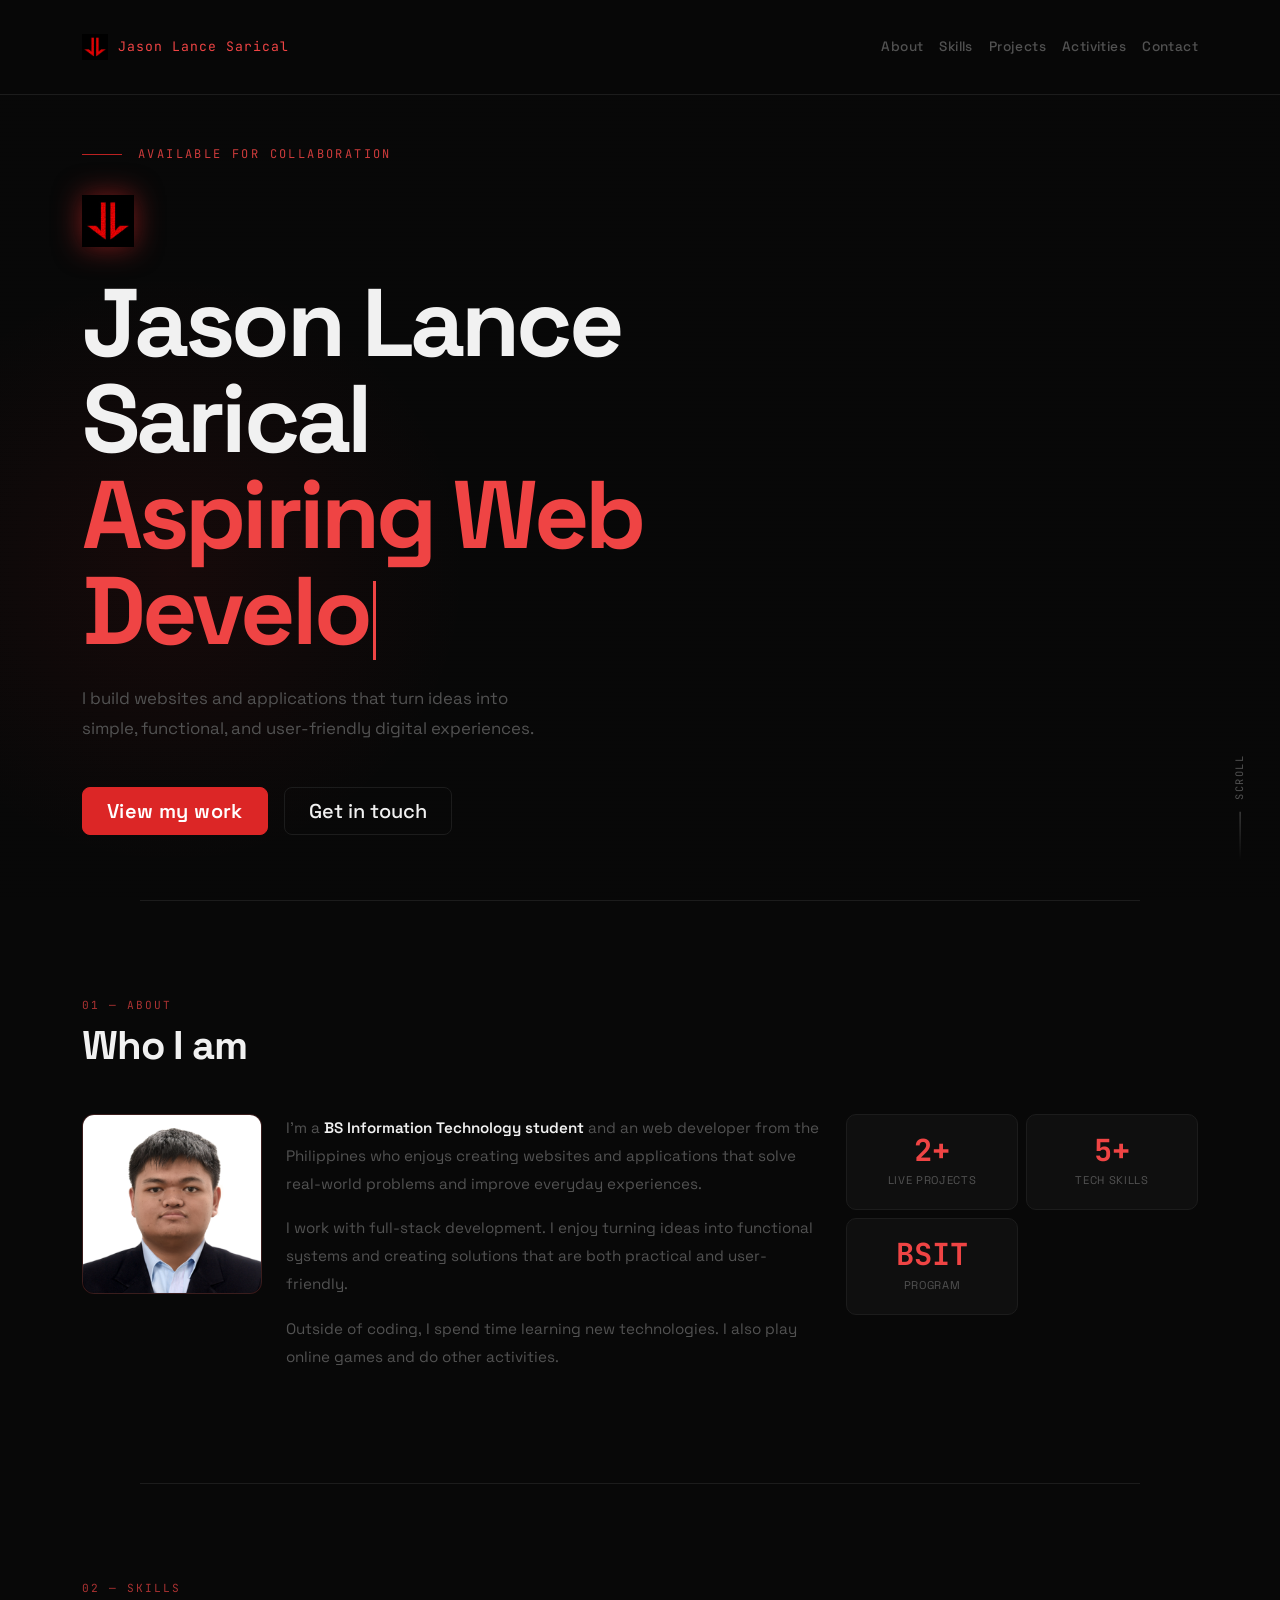
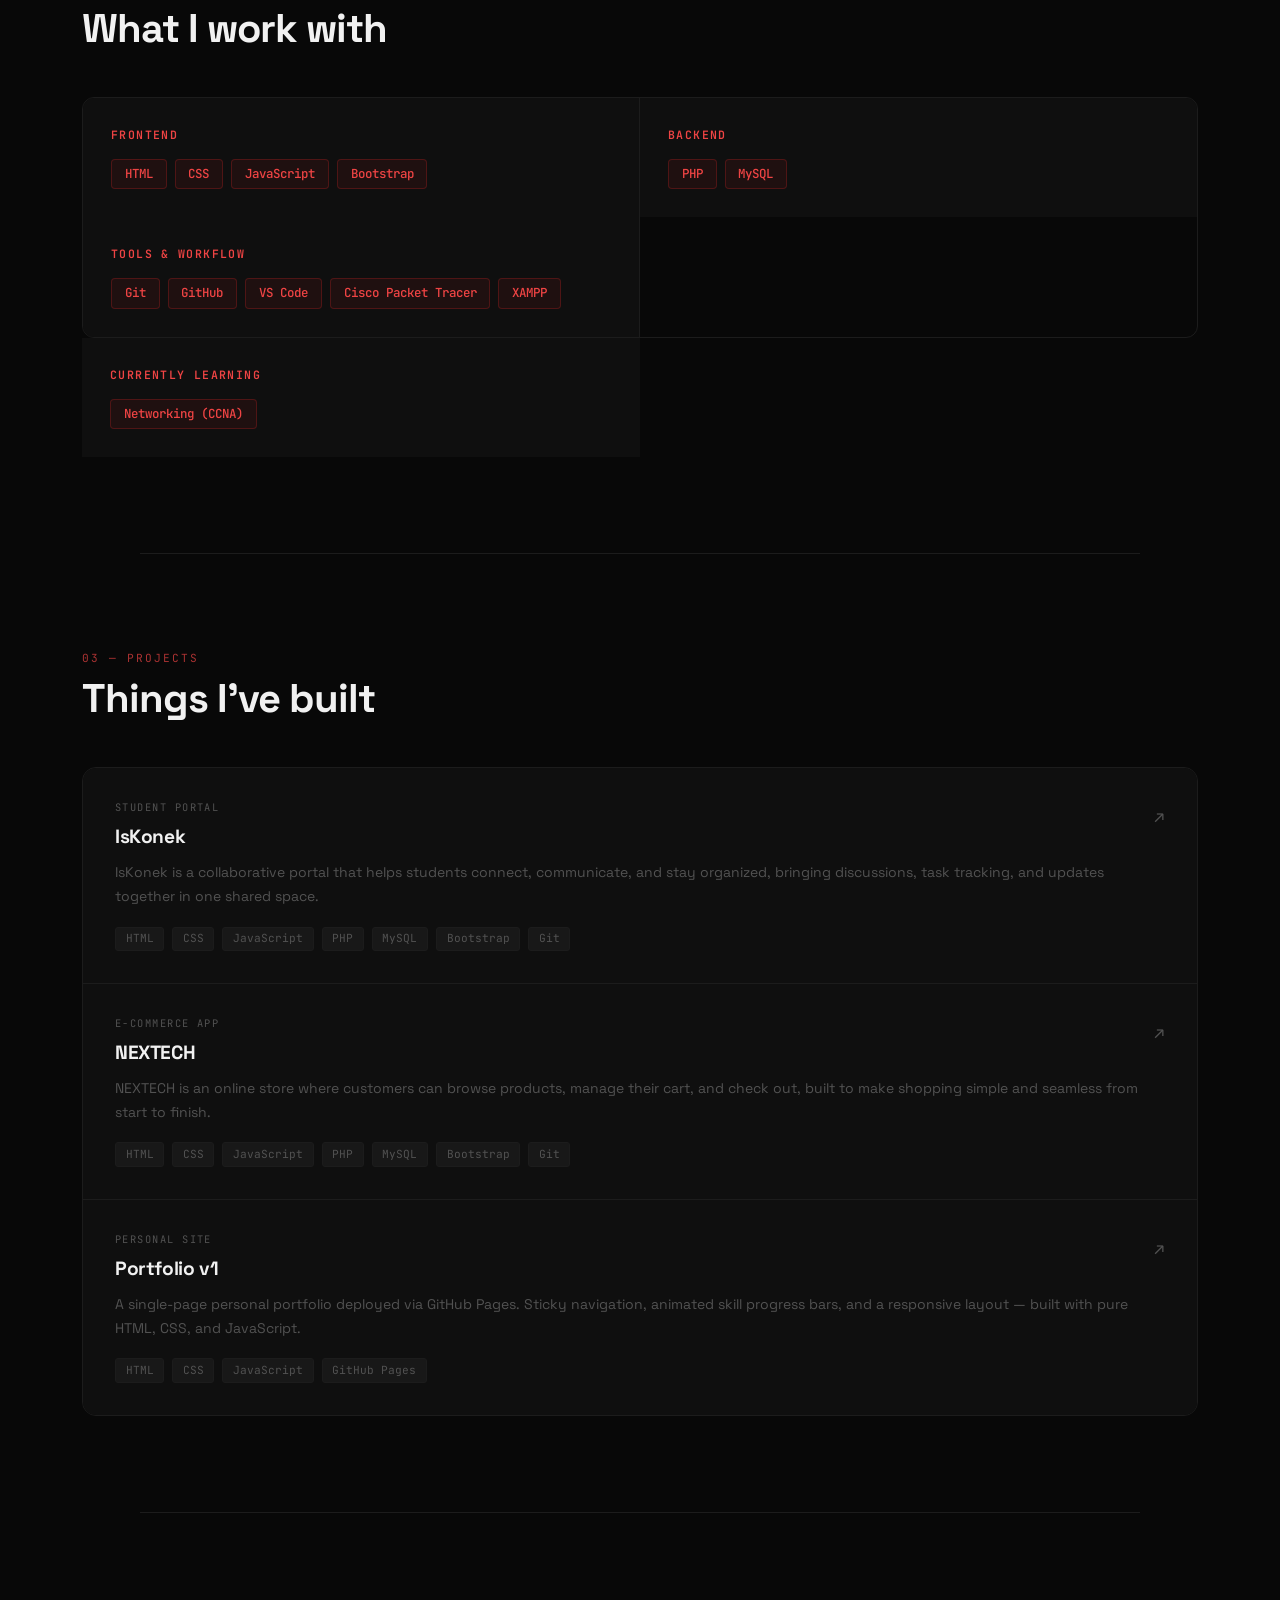
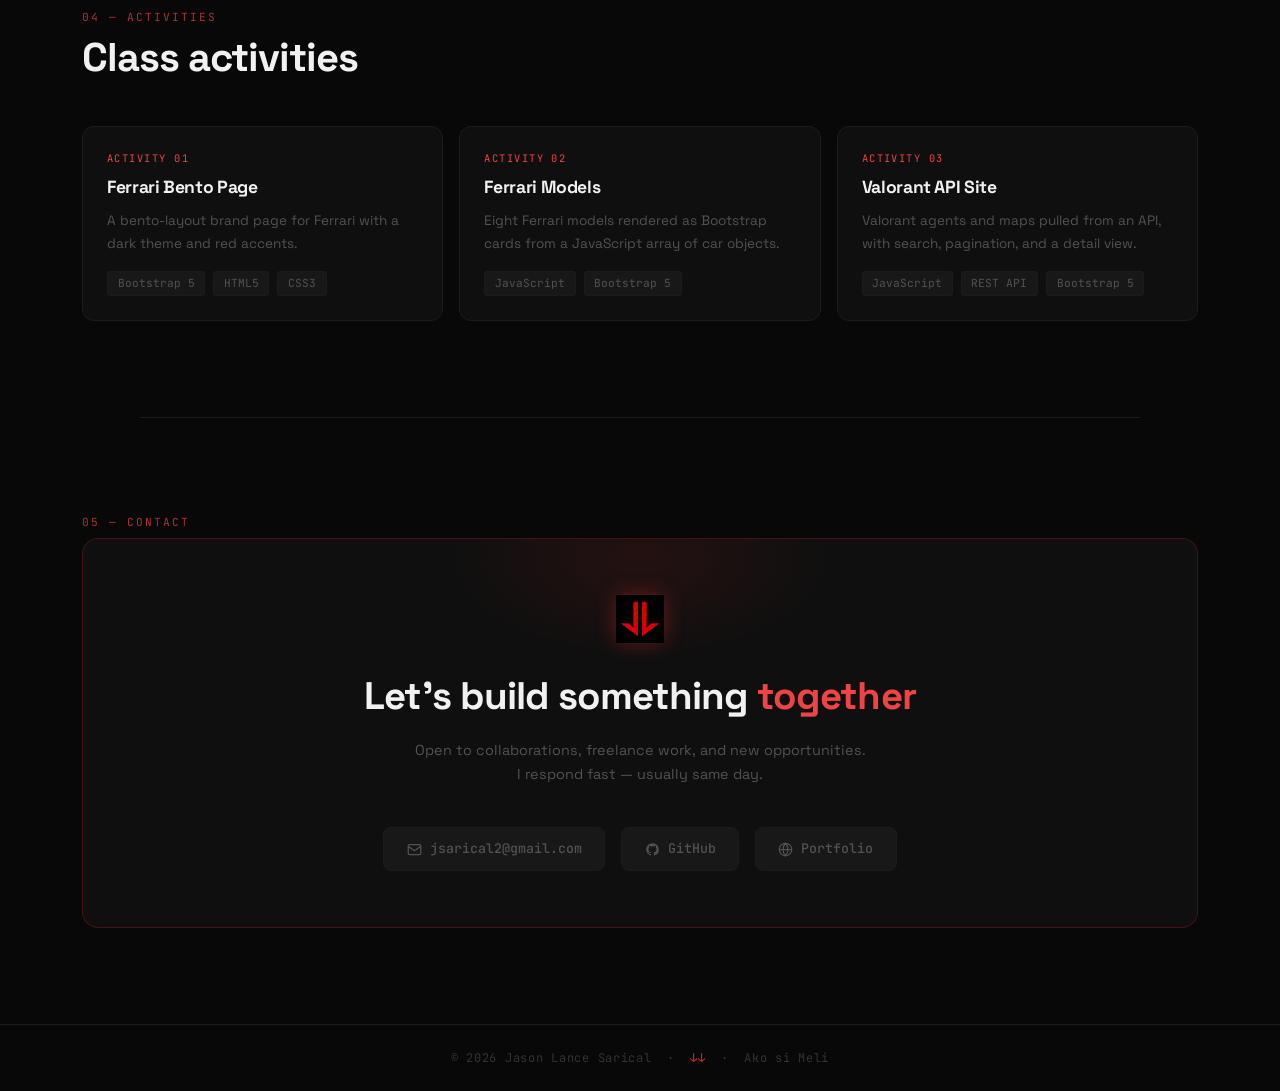
<file: index.html>
<!DOCTYPE html>
<html lang="en">
<head>
  <meta charset="UTF-8" />
  <meta name="viewport" content="width=device-width, initial-scale=1.0" />
  <title>Jason Lance Sarical</title>
  <meta name="description" content="Portfolio of Jason Lance Sarical - Web Developer and IT Student." />
  <link rel="preconnect" href="https://fonts.googleapis.com" />
  <link rel="preconnect" href="https://fonts.gstatic.com" crossorigin />
  <link href="https://fonts.googleapis.com/css2?family=Space+Grotesk:wght@300;400;500;600;700&family=JetBrains+Mono:wght@400;500&display=swap" rel="stylesheet" />
  <link href="https://cdn.jsdelivr.net/npm/bootstrap@5.3.3/dist/css/bootstrap.min.css" rel="stylesheet" />
  <link rel="stylesheet" href="portfolio.css" />
</head>
<body>

<!-- NAVBAR -->
<nav class="navbar navbar-expand-md fixed-top" id="mainNav">
  <div class="container">
    <a class="navbar-brand nav-logo" href="#hero">
      <img src="logo.png" alt="JLS" width="26" height="26" />
      <span class="nav-logo-text">Jason Lance Sarical</span>
    </a>
    <button class="navbar-toggler" type="button" data-bs-toggle="collapse" data-bs-target="#navMenu" aria-controls="navMenu" aria-expanded="false" aria-label="Toggle navigation">
      <span class="toggler-icon"></span>
      <span class="toggler-icon"></span>
      <span class="toggler-icon"></span>
    </button>
    <div class="collapse navbar-collapse justify-content-end" id="navMenu">
      <ul class="navbar-nav gap-md-3">
        <li class="nav-item"><a class="nav-link" href="#about">About</a></li>
        <li class="nav-item"><a class="nav-link" href="#skills">Skills</a></li>
        <li class="nav-item"><a class="nav-link" href="#projects">Projects</a></li>
        <li class="nav-item"><a class="nav-link" href="#activities">Activities</a></li>
        <li class="nav-item"><a class="nav-link" href="#contact">Contact</a></li>
      </ul>
    </div>
  </div>
</nav>

<!-- HERO -->
<section id="hero" class="d-flex flex-column justify-content-center min-vh-100 position-relative overflow-hidden">
  <div class="hero-glow"></div>
  <div class="hero-scanlines"></div>
  <div class="container position-relative" style="z-index:2;">
    <div class="row">
      <div class="col-12 col-lg-9">
        <div class="hero-eyebrow"><span class="hero-eyebrow-line"></span>Available for collaboration</div>
        <img src="logo.png" alt="" class="hero-logo-mark" aria-hidden="true" />
        <h1>
          <span class="name">Jason Lance<br>Sarical</span>
          <span class="role-line"><span id="role-display"></span><span class="cursor"></span></span>
        </h1>
        <p class="hero-sub">I build websites and applications that turn ideas into simple, functional, and user-friendly digital experiences.</p>
        <div class="d-flex flex-wrap gap-3">
          <a href="#projects" class="btn btn-danger btn-lg px-4">View my work</a>
          <a href="#contact" class="btn btn-outline-secondary btn-lg px-4 btn-ghost-custom">Get in touch</a>
        </div>
      </div>
    </div>
  </div>
  <div class="hero-scroll-hint d-none d-md-flex"><div class="scroll-line"></div>scroll</div>
</section>

<div class="section-divider"></div>

<!-- ABOUT -->
<section id="about" class="py-section">
  <div class="container">
    <div class="section-label">01 &mdash; About</div>
    <h2 class="section-title">Who I am</h2>
    <div class="row align-items-start g-4">
      <div class="col-12 col-md-auto">
        <div class="about-photo-wrap">
          <img src="profile.jpg" alt="Jason Lance Sarical" class="about-photo" />
        </div>
      </div>
      <div class="col-12 col-md">
        <p>I&apos;m a <strong>BS Information Technology student</strong> and an web developer from the Philippines who enjoys creating websites and applications that solve real-world problems and improve everyday experiences.</p>
        <p>I work with full-stack development. I enjoy turning ideas into functional systems and creating solutions that are both practical and user-friendly.</p>
        <p>Outside of coding, I spend time learning new technologies. I also play online games and do other activities.</p>
      </div>
      <div class="col-12 col-md-auto">
        <div class="row row-cols-2 g-2" style="min-width:200px;">
          <div class="col"><div class="stat-card"><div class="stat-number">2+</div><div class="stat-label">Live Projects</div></div></div>
          <div class="col"><div class="stat-card"><div class="stat-number">5+</div><div class="stat-label">Tech Skills</div></div></div>
          <div class="col"><div class="stat-card"><div class="stat-number">BSIT</div><div class="stat-label">Program</div></div></div>
          
        </div>
      </div>
    </div>
  </div>
</section>

<div class="section-divider"></div>

<!-- SKILLS -->
<section id="skills" class="py-section">
  <div class="container">
    <div class="section-label">02 &mdash; Skills</div>
    <h2 class="section-title">What I work with</h2>
    <div class="row g-0 skills-grid-wrap">
      <div class="col-12 col-md-6">
        <div class="skill-group">
          <div class="skill-group-title">Frontend</div>
          <div class="d-flex flex-wrap gap-2">
            <span class="tag accent">HTML</span><span class="tag accent">CSS</span><span class="tag accent">JavaScript</span><span class="tag accent">Bootstrap</span>
          </div>
        </div>
      </div>
      <div class="col-12 col-md-6">
        <div class="skill-group">
          <div class="skill-group-title">Backend</div>
          <div class="d-flex flex-wrap gap-2">
            <span class="tag accent">PHP</span><span class="tag accent">MySQL</span>
          </div>
        </div>
      </div>
      <div class="col-12 col-md-6">
        <div class="skill-group">
          <div class="skill-group-title">Tools &amp; Workflow</div>
          <div class="d-flex flex-wrap gap-2">
            <span class="tag accent">Git</span><span class="tag accent">GitHub</span><span class="tag accent">VS Code</span><span class="tag accent">Cisco Packet Tracer</span><span class="tag accent">XAMPP</span>
          </div>
          </div>
        </div>
      </div>
      <div class="col-12 col-md-6">
        <div class="skill-group">
          <div class="skill-group-title">Currently learning</div>
          <div class="d-flex flex-wrap gap-2">
            <span class="tag accent">Networking (CCNA)</span>
          </div>
        </div>
      </div>
    </div>
  </div>
</section>

<div class="section-divider"></div>

<!-- PROJECTS -->
<section id="projects" class="py-section">
  <div class="container">
    <div class="section-label">03 &mdash; Projects</div>
    <h2 class="section-title">Things I&apos;ve built</h2>
    <div class="d-flex flex-column projects-list">

      <a href="https://github.com/AlterGedorah/IsKonek" target="_blank" rel="noopener" class="project-card">
        <div class="row align-items-start g-0">
          <div class="col">
            <div class="project-label">Student Portal</div>
            <div class="project-name">IsKonek</div>
            <div class="project-desc">IsKonek is a collaborative portal that helps students connect, communicate, and stay organized, bringing discussions, task tracking, and updates together in one shared space.</div>
            <div class="d-flex flex-wrap gap-2">
              <span class="stack-tag">HTML</span><span class="stack-tag">CSS</span><span class="stack-tag">JavaScript</span><span class="stack-tag">PHP</span><span class="stack-tag">MySQL</span><span class="stack-tag">Bootstrap</span><span class="stack-tag">Git</span>
            </div>
          </div>
          <div class="col-auto project-arrow">&#8599;</div>
        </div>
      </a>

      <a href="https://github.com/eadweardly/nextech" target="_blank" rel="noopener" class="project-card">
        <div class="row align-items-start g-0">
          <div class="col">
            <div class="project-label">E-Commerce App</div>
            <div class="project-name">NEXTECH</div>
            <div class="project-desc">NEXTECH is an online store where customers can browse products, manage their cart, and check out, built to make shopping simple and seamless from start to finish.</div>
            <div class="d-flex flex-wrap gap-2">
              <span class="stack-tag">HTML</span><span class="stack-tag">CSS</span><span class="stack-tag">JavaScript</span><span class="stack-tag">PHP</span><span class="stack-tag">MySQL</span><span class="stack-tag">Bootstrap</span><span class="stack-tag">Git</span>
            </div>
          </div>
          <div class="col-auto project-arrow">&#8599;</div>
        </div>
      </a>

      <a href="https://meliqtz.github.io" target="_blank" rel="noopener" class="project-card">
        <div class="row align-items-start g-0">
          <div class="col">
            <div class="project-label">Personal Site</div>
            <div class="project-name">Portfolio v1</div>
            <div class="project-desc">A single-page personal portfolio deployed via GitHub Pages. Sticky navigation, animated skill progress bars, and a responsive layout &mdash; built with pure HTML, CSS, and JavaScript.</div>
            <div class="d-flex flex-wrap gap-2">
              <span class="stack-tag">HTML</span><span class="stack-tag">CSS</span><span class="stack-tag">JavaScript</span><span class="stack-tag">GitHub Pages</span>
            </div>
          </div>
          <div class="col-auto project-arrow">&#8599;</div>
        </div>
      </a>

    </div>
  </div>
</section>

<div class="section-divider"></div>

<!-- ACTIVITIES -->
<section id="activities" class="py-section">
  <div class="container">
    <div class="section-label">04 &mdash; Activities</div>
    <h2 class="section-title">Class activities</h2>
    <div class="row g-3">

      <div class="col-12 col-md-4">
        <a href="https://meliqtz.github.io/Acts-WebDev/activity-1/" target="_blank" rel="noopener" class="activity-card">
          <div class="activity-num">ACTIVITY 01</div>
          <div class="activity-name">Ferrari Bento Page</div>
          <div class="activity-desc">A bento-layout brand page for Ferrari with a dark theme and red accents.</div>
          <div class="d-flex flex-wrap gap-2">
            <span class="stack-tag">Bootstrap 5</span><span class="stack-tag">HTML5</span><span class="stack-tag">CSS3</span>
          </div>
        </a>
      </div>

      <div class="col-12 col-md-4">
        <a href="https://meliqtz.github.io/Acts-WebDev/activity-2/" target="_blank" rel="noopener" class="activity-card">
          <div class="activity-num">ACTIVITY 02</div>
          <div class="activity-name">Ferrari Models</div>
          <div class="activity-desc">Eight Ferrari models rendered as Bootstrap cards from a JavaScript array of car objects.</div>
          <div class="d-flex flex-wrap gap-2">
            <span class="stack-tag">JavaScript</span><span class="stack-tag">Bootstrap 5</span>
          </div>
        </a>
      </div>

      <div class="col-12 col-md-4">
        <a href="https://meliqtz.github.io/Acts-WebDev/midterm/" target="_blank" rel="noopener" class="activity-card">
          <div class="activity-num">ACTIVITY 03</div>
          <div class="activity-name">Valorant API Site</div>
          <div class="activity-desc">Valorant agents and maps pulled from an API, with search, pagination, and a detail view.</div>
          <div class="d-flex flex-wrap gap-2">
            <span class="stack-tag">JavaScript</span><span class="stack-tag">REST API</span><span class="stack-tag">Bootstrap 5</span>
          </div>
        </a>
      </div>

    </div>
  </div>
</section>

<div class="section-divider"></div>

<!-- CONTACT -->
<section id="contact" class="py-section">
  <div class="container">
    <div class="section-label">05 &mdash; Contact</div>
    <div class="contact-wrap text-center">
      <img src="logo.png" alt="JLS logo" class="contact-logo" />
      <div class="contact-cta">Let&apos;s build something <em>together</em></div>
      <p class="contact-sub">Open to collaborations, freelance work, and new opportunities.<br>I respond fast &mdash; usually same day.</p>
      <div class="d-flex justify-content-center flex-wrap gap-3">
        <a href="mailto:jsarical2@gmail.com" class="contact-link">
          <svg viewBox="0 0 24 24" fill="none" stroke="currentColor" stroke-width="2" aria-hidden="true" width="15" height="15"><rect x="2" y="4" width="20" height="16" rx="2"/><path d="m2 7 10 7 10-7"/></svg>
          jsarical2@gmail.com
        </a>
        <a href="https://github.com/Meliqtz" target="_blank" rel="noopener" class="contact-link">
          <svg viewBox="0 0 24 24" fill="currentColor" aria-hidden="true" width="15" height="15"><path d="M12 2C6.477 2 2 6.484 2 12.017c0 4.425 2.865 8.18 6.839 9.504.5.092.682-.217.682-.483 0-.237-.008-.868-.013-1.703-2.782.605-3.369-1.343-3.369-1.343-.454-1.158-1.11-1.466-1.11-1.466-.908-.62.069-.608.069-.608 1.003.07 1.531 1.032 1.531 1.032.892 1.53 2.341 1.088 2.91.832.092-.647.35-1.088.636-1.338-2.22-.253-4.555-1.113-4.555-4.951 0-1.093.39-1.988 1.029-2.688-.103-.253-.446-1.272.098-2.65 0 0 .84-.27 2.75 1.026A9.564 9.564 0 0 1 12 6.844a9.59 9.59 0 0 1 2.504.337c1.909-1.296 2.747-1.027 2.747-1.027.546 1.379.202 2.398.1 2.651.64.7 1.028 1.595 1.028 2.688 0 3.848-2.339 4.695-4.566 4.943.359.309.678.92.678 1.855 0 1.338-.012 2.419-.012 2.747 0 .268.18.58.688.482A10.02 10.02 0 0 0 22 12.017C22 6.484 17.522 2 12 2z"/></svg>
          GitHub
        </a>
        <a href="https://meliqtz.github.io" target="_blank" rel="noopener" class="contact-link">
          <svg viewBox="0 0 24 24" fill="none" stroke="currentColor" stroke-width="2" aria-hidden="true" width="15" height="15"><circle cx="12" cy="12" r="10"/><path d="M2 12h20M12 2a15.3 15.3 0 0 1 4 10 15.3 15.3 0 0 1-4 10 15.3 15.3 0 0 1-4-10 15.3 15.3 0 0 1 4-10z"/></svg>
          Portfolio
        </a>
      </div>
    </div>
  </div>
</section>

<footer class="text-center py-4 site-footer">
  <span>&copy; 2026 Jason Lance Sarical</span> &nbsp;&middot;&nbsp; <span class="red">&#8595;&#8595;</span> &nbsp;&middot;&nbsp; <span>Ako si Meli</span>
</footer>

<script src="https://cdn.jsdelivr.net/npm/bootstrap@5.3.3/dist/js/bootstrap.bundle.min.js"></script>
<script>
  const roles = ['Aspiring Web Developer','IT Student'];
  let ri=0,ci=0,deleting=false,waiting=false;
  const el = document.getElementById('role-display');
  function typeRole(){
    if(waiting) return;
    const word = roles[ri];
    if(!deleting){
      el.textContent = word.slice(0,ci+1); ci++;
      if(ci===word.length){ waiting=true; setTimeout(()=>{ waiting=false; deleting=true; typeRole(); },2000); return; }
      setTimeout(typeRole,80);
    } else {
      el.textContent = word.slice(0,ci-1); ci--;
      if(ci===0){ deleting=false; ri=(ri+1)%roles.length; setTimeout(typeRole,400); return; }
      setTimeout(typeRole,45);
    }
  }
  typeRole();
</script>
</body>
</html>
</file>
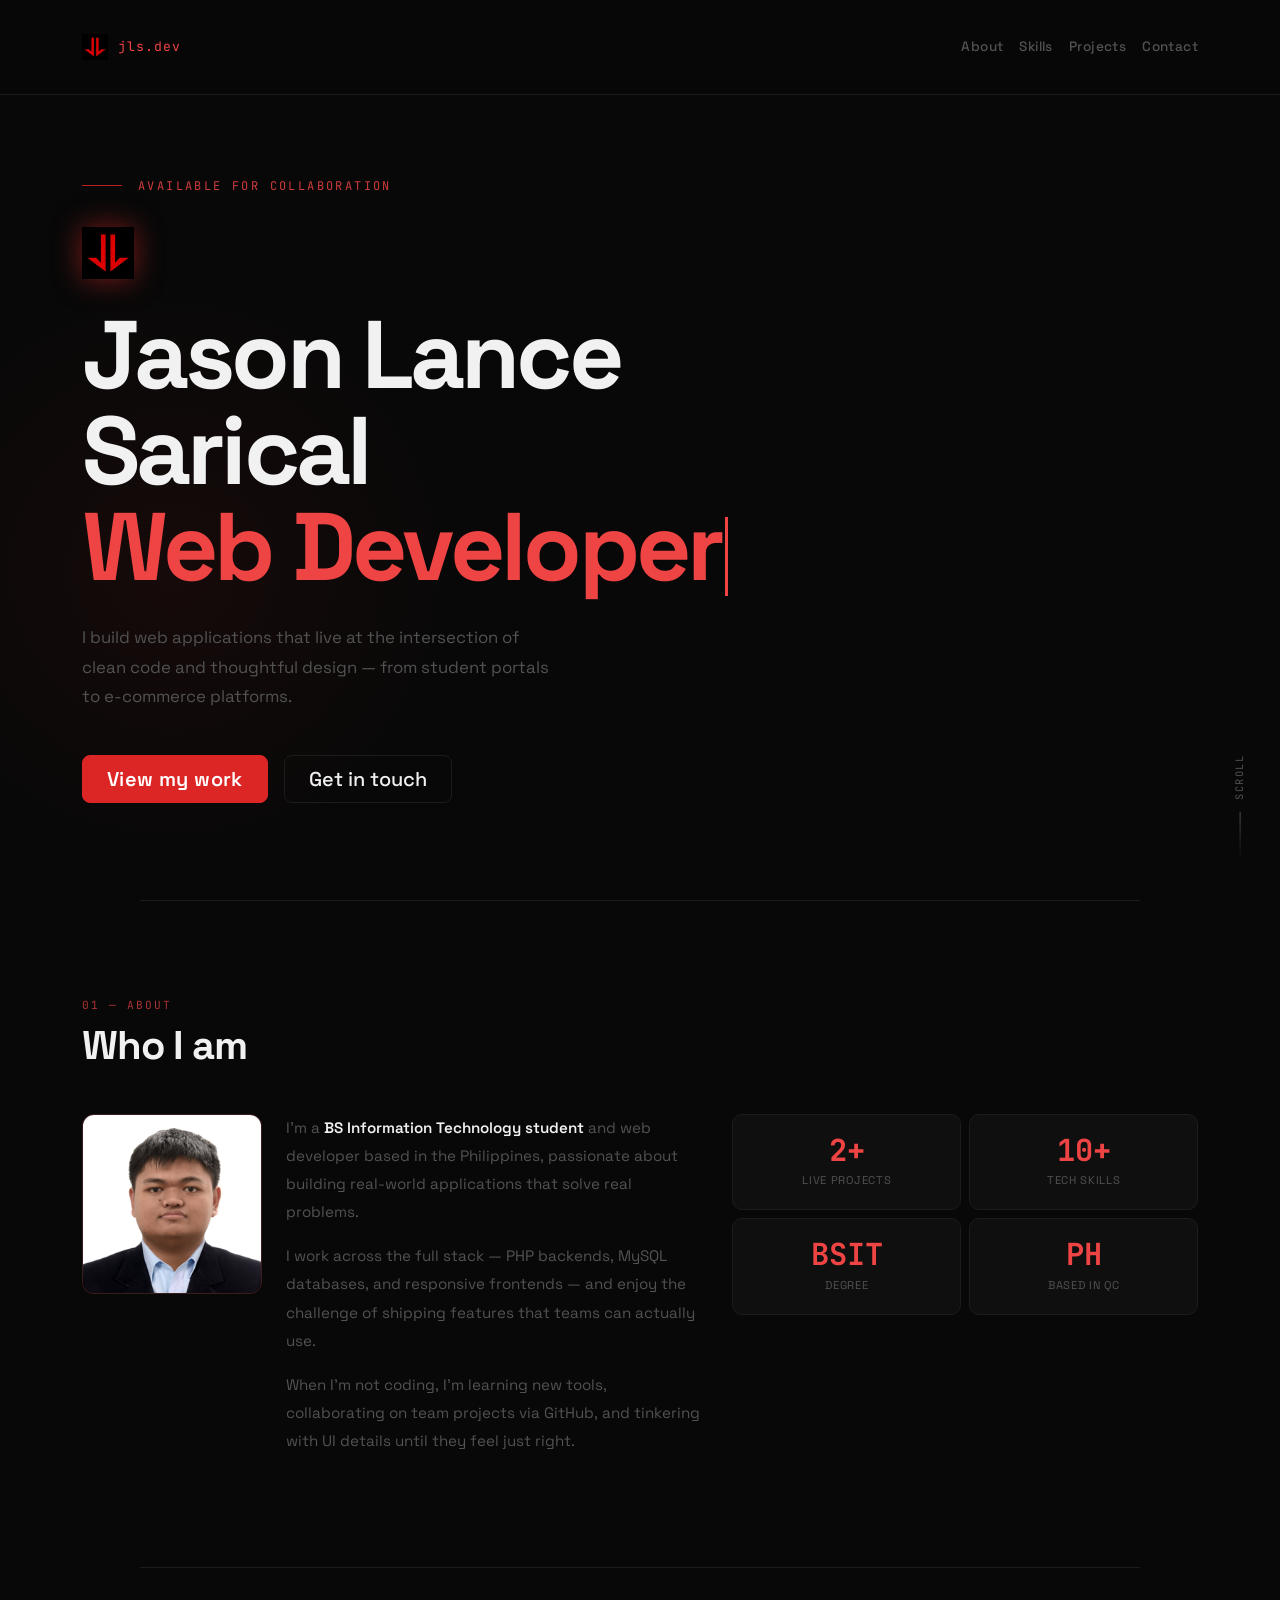
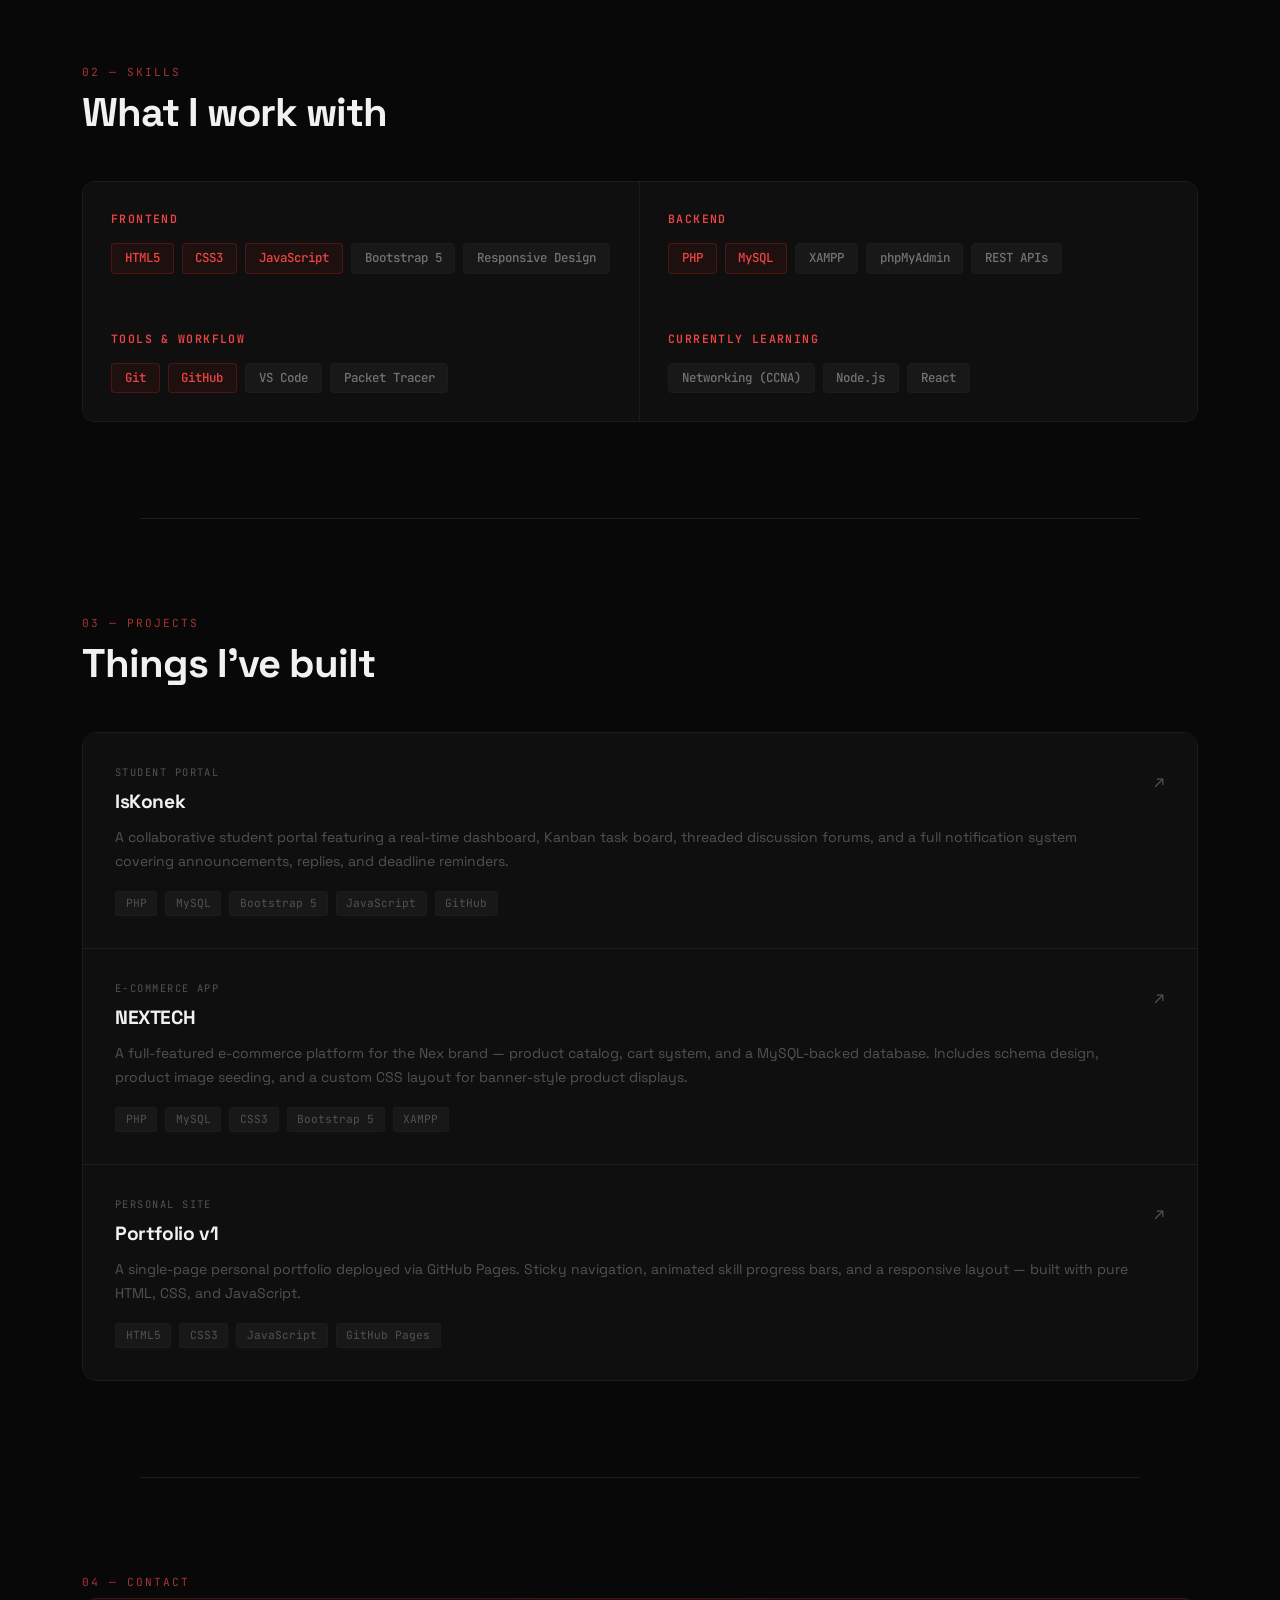
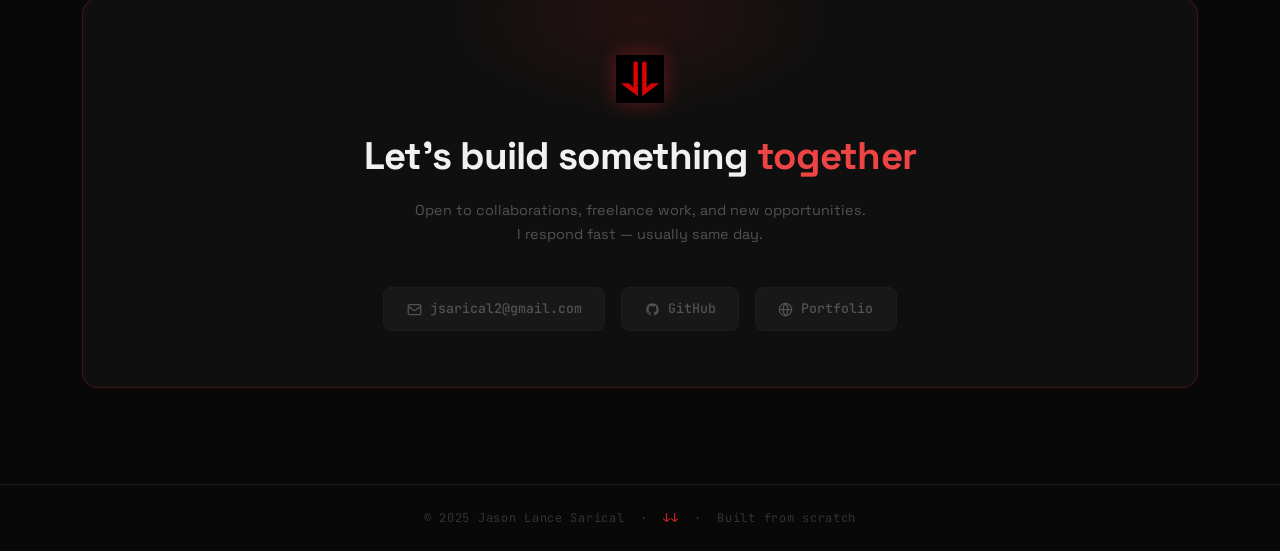
<file: portfolio.html>
<!DOCTYPE html>
<html lang="en">
<head>
  <meta charset="UTF-8" />
  <meta name="viewport" content="width=device-width, initial-scale=1.0" />
  <title>Jason Lance Sarical</title>
  <meta name="description" content="Portfolio of Jason Lance Sarical - Web Developer and IT Student." />
  <link rel="preconnect" href="https://fonts.googleapis.com" />
  <link rel="preconnect" href="https://fonts.gstatic.com" crossorigin />
  <link href="https://fonts.googleapis.com/css2?family=Space+Grotesk:wght@300;400;500;600;700&family=JetBrains+Mono:wght@400;500&display=swap" rel="stylesheet" />
  <link href="https://cdn.jsdelivr.net/npm/bootstrap@5.3.3/dist/css/bootstrap.min.css" rel="stylesheet" />
  <link rel="stylesheet" href="portfolio.css" />
</head>
<body>

<!-- NAVBAR -->
<nav class="navbar navbar-expand-md fixed-top" id="mainNav">
  <div class="container">
    <a class="navbar-brand nav-logo" href="#hero">
      <img src="logo.png" alt="JLS" width="26" height="26" />
      <span class="nav-logo-text">jls.dev</span>
    </a>
    <button class="navbar-toggler" type="button" data-bs-toggle="collapse" data-bs-target="#navMenu" aria-controls="navMenu" aria-expanded="false" aria-label="Toggle navigation">
      <span class="toggler-icon"></span>
      <span class="toggler-icon"></span>
      <span class="toggler-icon"></span>
    </button>
    <div class="collapse navbar-collapse justify-content-end" id="navMenu">
      <ul class="navbar-nav gap-md-3">
        <li class="nav-item"><a class="nav-link" href="#about">About</a></li>
        <li class="nav-item"><a class="nav-link" href="#skills">Skills</a></li>
        <li class="nav-item"><a class="nav-link" href="#projects">Projects</a></li>
        <li class="nav-item"><a class="nav-link" href="#contact">Contact</a></li>
      </ul>
    </div>
  </div>
</nav>

<!-- HERO -->
<section id="hero" class="d-flex flex-column justify-content-center min-vh-100 position-relative overflow-hidden">
  <div class="hero-glow"></div>
  <div class="hero-scanlines"></div>
  <div class="container position-relative" style="z-index:2;">
    <div class="row">
      <div class="col-12 col-lg-9">
        <div class="hero-eyebrow"><span class="hero-eyebrow-line"></span>Available for collaboration</div>
        <img src="logo.png" alt="" class="hero-logo-mark" aria-hidden="true" />
        <h1>
          <span class="name">Jason Lance<br>Sarical</span>
          <span class="role-line"><span id="role-display"></span><span class="cursor"></span></span>
        </h1>
        <p class="hero-sub">I build web applications that live at the intersection of clean code and thoughtful design &mdash; from student portals to e-commerce platforms.</p>
        <div class="d-flex flex-wrap gap-3">
          <a href="#projects" class="btn btn-danger btn-lg px-4">View my work</a>
          <a href="#contact" class="btn btn-outline-secondary btn-lg px-4 btn-ghost-custom">Get in touch</a>
        </div>
      </div>
    </div>
  </div>
  <div class="hero-scroll-hint d-none d-md-flex"><div class="scroll-line"></div>scroll</div>
</section>

<div class="section-divider"></div>

<!-- ABOUT -->
<section id="about" class="py-section">
  <div class="container">
    <div class="section-label">01 &mdash; About</div>
    <h2 class="section-title">Who I am</h2>
    <div class="row align-items-start g-4">
      <div class="col-12 col-md-auto">
        <div class="about-photo-wrap">
          <img src="profile.jpg" alt="Jason Lance Sarical" class="about-photo" />
        </div>
      </div>
      <div class="col-12 col-md">
        <p>I&apos;m a <strong>BS Information Technology student</strong> and web developer based in the Philippines, passionate about building real-world applications that solve real problems.</p>
        <p>I work across the full stack &mdash; PHP backends, MySQL databases, and responsive frontends &mdash; and enjoy the challenge of shipping features that teams can actually use.</p>
        <p>When I&apos;m not coding, I&apos;m learning new tools, collaborating on team projects via GitHub, and tinkering with UI details until they feel just right.</p>
      </div>
      <div class="col-12 col-md-auto">
        <div class="row row-cols-2 g-2" style="min-width:200px;">
          <div class="col"><div class="stat-card"><div class="stat-number">2+</div><div class="stat-label">Live Projects</div></div></div>
          <div class="col"><div class="stat-card"><div class="stat-number">10+</div><div class="stat-label">Tech Skills</div></div></div>
          <div class="col"><div class="stat-card"><div class="stat-number">BSIT</div><div class="stat-label">Degree</div></div></div>
          <div class="col"><div class="stat-card"><div class="stat-number">PH</div><div class="stat-label">Based in QC</div></div></div>
        </div>
      </div>
    </div>
  </div>
</section>

<div class="section-divider"></div>

<!-- SKILLS -->
<section id="skills" class="py-section">
  <div class="container">
    <div class="section-label">02 &mdash; Skills</div>
    <h2 class="section-title">What I work with</h2>
    <div class="row g-0 skills-grid-wrap">
      <div class="col-12 col-md-6">
        <div class="skill-group">
          <div class="skill-group-title">Frontend</div>
          <div class="d-flex flex-wrap gap-2">
            <span class="tag accent">HTML5</span><span class="tag accent">CSS3</span><span class="tag accent">JavaScript</span><span class="tag">Bootstrap 5</span><span class="tag">Responsive Design</span>
          </div>
        </div>
      </div>
      <div class="col-12 col-md-6">
        <div class="skill-group">
          <div class="skill-group-title">Backend</div>
          <div class="d-flex flex-wrap gap-2">
            <span class="tag accent">PHP</span><span class="tag accent">MySQL</span><span class="tag">XAMPP</span><span class="tag">phpMyAdmin</span><span class="tag">REST APIs</span>
          </div>
        </div>
      </div>
      <div class="col-12 col-md-6">
        <div class="skill-group">
          <div class="skill-group-title">Tools &amp; Workflow</div>
          <div class="d-flex flex-wrap gap-2">
            <span class="tag accent">Git</span><span class="tag accent">GitHub</span><span class="tag">VS Code</span><span class="tag">Packet Tracer</span>
          </div>
        </div>
      </div>
      <div class="col-12 col-md-6">
        <div class="skill-group">
          <div class="skill-group-title">Currently learning</div>
          <div class="d-flex flex-wrap gap-2">
            <span class="tag">Networking (CCNA)</span><span class="tag">Node.js</span><span class="tag">React</span>
          </div>
        </div>
      </div>
    </div>
  </div>
</section>

<div class="section-divider"></div>

<!-- PROJECTS -->
<section id="projects" class="py-section">
  <div class="container">
    <div class="section-label">03 &mdash; Projects</div>
    <h2 class="section-title">Things I&apos;ve built</h2>
    <div class="d-flex flex-column projects-list">

      <a href="https://github.com/AlterGedorah/IsKonek" target="_blank" rel="noopener" class="project-card">
        <div class="row align-items-start g-0">
          <div class="col">
            <div class="project-label">Student Portal</div>
            <div class="project-name">IsKonek</div>
            <div class="project-desc">A collaborative student portal featuring a real-time dashboard, Kanban task board, threaded discussion forums, and a full notification system covering announcements, replies, and deadline reminders.</div>
            <div class="d-flex flex-wrap gap-2">
              <span class="stack-tag">PHP</span><span class="stack-tag">MySQL</span><span class="stack-tag">Bootstrap 5</span><span class="stack-tag">JavaScript</span><span class="stack-tag">GitHub</span>
            </div>
          </div>
          <div class="col-auto project-arrow">&#8599;</div>
        </div>
      </a>

      <a href="https://github.com/Meliqtz/NEXTECH" target="_blank" rel="noopener" class="project-card">
        <div class="row align-items-start g-0">
          <div class="col">
            <div class="project-label">E-Commerce App</div>
            <div class="project-name">NEXTECH</div>
            <div class="project-desc">A full-featured e-commerce platform for the Nex brand &mdash; product catalog, cart system, and a MySQL-backed database. Includes schema design, product image seeding, and a custom CSS layout for banner-style product displays.</div>
            <div class="d-flex flex-wrap gap-2">
              <span class="stack-tag">PHP</span><span class="stack-tag">MySQL</span><span class="stack-tag">CSS3</span><span class="stack-tag">Bootstrap 5</span><span class="stack-tag">XAMPP</span>
            </div>
          </div>
          <div class="col-auto project-arrow">&#8599;</div>
        </div>
      </a>

      <a href="https://meliqtz.github.io" target="_blank" rel="noopener" class="project-card">
        <div class="row align-items-start g-0">
          <div class="col">
            <div class="project-label">Personal Site</div>
            <div class="project-name">Portfolio v1</div>
            <div class="project-desc">A single-page personal portfolio deployed via GitHub Pages. Sticky navigation, animated skill progress bars, and a responsive layout &mdash; built with pure HTML, CSS, and JavaScript.</div>
            <div class="d-flex flex-wrap gap-2">
              <span class="stack-tag">HTML5</span><span class="stack-tag">CSS3</span><span class="stack-tag">JavaScript</span><span class="stack-tag">GitHub Pages</span>
            </div>
          </div>
          <div class="col-auto project-arrow">&#8599;</div>
        </div>
      </a>

    </div>
  </div>
</section>

<div class="section-divider"></div>

<!-- CONTACT -->
<section id="contact" class="py-section">
  <div class="container">
    <div class="section-label">04 &mdash; Contact</div>
    <div class="contact-wrap text-center">
      <img src="logo.png" alt="JLS logo" class="contact-logo" />
      <div class="contact-cta">Let&apos;s build something <em>together</em></div>
      <p class="contact-sub">Open to collaborations, freelance work, and new opportunities.<br>I respond fast &mdash; usually same day.</p>
      <div class="d-flex justify-content-center flex-wrap gap-3">
        <a href="mailto:jsarical2@gmail.com" class="contact-link">
          <svg viewBox="0 0 24 24" fill="none" stroke="currentColor" stroke-width="2" aria-hidden="true" width="15" height="15"><rect x="2" y="4" width="20" height="16" rx="2"/><path d="m2 7 10 7 10-7"/></svg>
          jsarical2@gmail.com
        </a>
        <a href="https://github.com/Meliqtz" target="_blank" rel="noopener" class="contact-link">
          <svg viewBox="0 0 24 24" fill="currentColor" aria-hidden="true" width="15" height="15"><path d="M12 2C6.477 2 2 6.484 2 12.017c0 4.425 2.865 8.18 6.839 9.504.5.092.682-.217.682-.483 0-.237-.008-.868-.013-1.703-2.782.605-3.369-1.343-3.369-1.343-.454-1.158-1.11-1.466-1.11-1.466-.908-.62.069-.608.069-.608 1.003.07 1.531 1.032 1.531 1.032.892 1.53 2.341 1.088 2.91.832.092-.647.35-1.088.636-1.338-2.22-.253-4.555-1.113-4.555-4.951 0-1.093.39-1.988 1.029-2.688-.103-.253-.446-1.272.098-2.65 0 0 .84-.27 2.75 1.026A9.564 9.564 0 0 1 12 6.844a9.59 9.59 0 0 1 2.504.337c1.909-1.296 2.747-1.027 2.747-1.027.546 1.379.202 2.398.1 2.651.64.7 1.028 1.595 1.028 2.688 0 3.848-2.339 4.695-4.566 4.943.359.309.678.92.678 1.855 0 1.338-.012 2.419-.012 2.747 0 .268.18.58.688.482A10.02 10.02 0 0 0 22 12.017C22 6.484 17.522 2 12 2z"/></svg>
          GitHub
        </a>
        <a href="https://meliqtz.github.io" target="_blank" rel="noopener" class="contact-link">
          <svg viewBox="0 0 24 24" fill="none" stroke="currentColor" stroke-width="2" aria-hidden="true" width="15" height="15"><circle cx="12" cy="12" r="10"/><path d="M2 12h20M12 2a15.3 15.3 0 0 1 4 10 15.3 15.3 0 0 1-4 10 15.3 15.3 0 0 1-4-10 15.3 15.3 0 0 1 4-10z"/></svg>
          Portfolio
        </a>
      </div>
    </div>
  </div>
</section>

<footer class="text-center py-4 site-footer">
  <span>&copy; 2025 Jason Lance Sarical</span> &nbsp;&middot;&nbsp; <span class="red">&#8595;&#8595;</span> &nbsp;&middot;&nbsp; <span>Built from scratch</span>
</footer>

<script src="https://cdn.jsdelivr.net/npm/bootstrap@5.3.3/dist/js/bootstrap.bundle.min.js"></script>
<script>
  const roles = ['Web Developer','IT Student'];
  let ri=0,ci=0,deleting=false,waiting=false;
  const el = document.getElementById('role-display');
  function typeRole(){
    if(waiting) return;
    const word = roles[ri];
    if(!deleting){
      el.textContent = word.slice(0,ci+1); ci++;
      if(ci===word.length){ waiting=true; setTimeout(()=>{ waiting=false; deleting=true; typeRole(); },2000); return; }
      setTimeout(typeRole,80);
    } else {
      el.textContent = word.slice(0,ci-1); ci--;
      if(ci===0){ deleting=false; ri=(ri+1)%roles.length; setTimeout(typeRole,400); return; }
      setTimeout(typeRole,45);
    }
  }
  typeRole();
</script>
</body>
</html>
</file>
<file: portfolio.css>
:root {
  --bg: #080808;
  --surface: #0f0f0f;
  --surface2: #181818;
  --red: #dc2626;
  --red-light: #ef4444;
  --red-dim: #7f1d1d;
  --text: #f1f1f1;
  --muted: #525252;
  --border: #1c1c1c;
  --border-red: rgba(220, 38, 38, 0.25);
}

/* ── BASE ── */
html { scroll-behavior: smooth; }
body {
  font-family: 'Space Grotesk', sans-serif;
  background: var(--bg);
  color: var(--text);
  overflow-x: hidden;
}
p { color: var(--muted); line-height: 1.85; font-size: 0.95rem; margin-bottom: 1rem; }
p strong { color: var(--text); font-weight: 600; }

.py-section { padding: 6rem 0; }
.section-label {
  font-family: 'JetBrains Mono', monospace;
  font-size: 0.7rem;
  color: var(--red-light);
  letter-spacing: 0.18em;
  text-transform: uppercase;
  margin-bottom: 0.5rem;
  opacity: 0.7;
}
h2.section-title {
  font-size: clamp(1.7rem, 4vw, 2.5rem);
  font-weight: 700;
  letter-spacing: -0.025em;
  margin-bottom: 2.75rem;
  color: var(--text);
}
.section-divider {
  height: 1px;
  background: var(--border);
  max-width: 1000px;
  margin: 0 auto;
}

/* ── NAVBAR ── */
#mainNav {
  background: rgba(8, 8, 8, 0.92);
  backdrop-filter: blur(16px);
  -webkit-backdrop-filter: blur(16px);
  border-bottom: 1px solid var(--border);
  padding: 0.9rem 0;
}
.nav-logo {
  display: flex;
  align-items: center;
  gap: 0.6rem;
  text-decoration: none;
}
.nav-logo img { object-fit: contain; }
.nav-logo-text {
  font-family: 'JetBrains Mono', monospace;
  font-size: 0.82rem;
  color: var(--red-light);
  letter-spacing: 0.08em;
}
#mainNav .nav-link {
  color: var(--muted);
  font-size: 0.85rem;
  font-weight: 500;
  letter-spacing: 0.03em;
  transition: color 0.2s;
  padding: 0.4rem 0;
}
#mainNav .nav-link:hover { color: var(--text); }

/* Hamburger custom lines */
.navbar-toggler {
  border: 1px solid var(--border);
  padding: 0.4rem 0.6rem;
  display: flex;
  flex-direction: column;
  gap: 4px;
  background: transparent;
}
.navbar-toggler:focus { box-shadow: none; }
.toggler-icon {
  display: block;
  width: 20px;
  height: 2px;
  background: var(--muted);
  border-radius: 2px;
  transition: background 0.2s;
}
.navbar-toggler:hover .toggler-icon { background: var(--red-light); }

/* Mobile nav dropdown */
#navMenu {
  background: rgba(8, 8, 8, 0.97);
  padding: 1rem 0;
}
@media (max-width: 767px) {
  #navMenu .nav-link { padding: 0.6rem 0; font-size: 1rem; }
}

/* ── HERO ── */
#hero { padding-top: 5rem; }
.hero-glow {
  position: absolute;
  top: 30%; left: -10%;
  width: 600px; height: 600px;
  background: radial-gradient(circle, rgba(220,38,38,0.07) 0%, transparent 70%);
  z-index: 1; pointer-events: none;
}
.hero-scanlines {
  position: absolute; inset: 0;
  background-image: repeating-linear-gradient(0deg, transparent, transparent 3px, rgba(0,0,0,0.18) 3px, rgba(0,0,0,0.18) 4px);
  z-index: 1; pointer-events: none; opacity: 0.4;
}
.hero-eyebrow {
  font-family: 'JetBrains Mono', monospace;
  font-size: 0.75rem;
  color: var(--red-light);
  letter-spacing: 0.2em;
  text-transform: uppercase;
  margin-bottom: 2rem;
  display: flex;
  align-items: center;
  gap: 1rem;
  opacity: 0.85;
}
.hero-eyebrow-line { width: 2.5rem; height: 1px; background: var(--red); flex-shrink: 0; }
.hero-logo-mark {
  display: block;
  width: 52px; height: 52px;
  object-fit: contain;
  margin-bottom: 1.75rem;
  filter: drop-shadow(0 0 14px rgba(220,38,38,0.55));
}
h1 {
  font-size: clamp(3rem, 7.5vw, 6rem);
  font-weight: 700;
  line-height: 1.0;
  letter-spacing: -0.04em;
  margin-bottom: 1.5rem;
}
h1 .name { color: var(--text); display: block; }
h1 .role-line { display: block; color: var(--red-light); min-height: 1.05em; }
.cursor {
  display: inline-block;
  width: 3px; height: 0.82em;
  background: var(--red-light);
  vertical-align: middle;
  margin-left: 4px;
  animation: blink 1s step-end infinite;
}
@keyframes blink { 0%,100% { opacity:1; } 50% { opacity:0; } }
.hero-sub {
  font-size: 1.05rem;
  color: var(--muted);
  max-width: 480px;
  line-height: 1.75;
  margin-bottom: 2.75rem;
  font-weight: 400;
}

/* Override Bootstrap btn-danger to match our red */
.btn-danger {
  background-color: var(--red);
  border-color: var(--red);
  font-family: 'Space Grotesk', sans-serif;
  font-weight: 600;
  letter-spacing: 0.02em;
  transition: background 0.2s, transform 0.15s;
}
.btn-danger:hover { background-color: var(--red-light); border-color: var(--red-light); transform: translateY(-2px); }
.btn-ghost-custom {
  color: var(--text);
  border-color: var(--border);
  font-family: 'Space Grotesk', sans-serif;
  font-weight: 500;
}
.btn-ghost-custom:hover { border-color: var(--red-light); color: var(--red-light); transform: translateY(-2px); }

.hero-scroll-hint {
  position: absolute;
  bottom: 2.5rem; right: 2rem;
  font-family: 'JetBrains Mono', monospace;
  font-size: 0.65rem;
  color: var(--muted);
  letter-spacing: 0.14em;
  text-transform: uppercase;
  display: flex;
  align-items: center;
  gap: 0.75rem;
  z-index: 2;
  writing-mode: vertical-rl;
  transform: rotate(180deg);
}
.scroll-line { width: 1px; height: 3rem; background: linear-gradient(to top, var(--muted), transparent); }

/* ── ABOUT ── */
.about-photo-wrap { position: relative; flex-shrink: 0; }
.about-photo {
  width: 180px; height: 180px;
  object-fit: cover;
  object-position: center top;
  border-radius: 12px;
  display: block;
  border: 1px solid var(--border);
  filter: grayscale(20%);
  transition: filter 0.3s;
}
.about-photo-wrap:hover .about-photo { filter: grayscale(0%); }
.about-photo-wrap::after {
  content: '';
  position: absolute; inset: 0;
  border-radius: 12px;
  box-shadow: inset 0 0 0 1px rgba(220,38,38,0.15);
  pointer-events: none;
}
.stat-card {
  background: var(--surface);
  border: 1px solid var(--border);
  border-radius: 10px;
  padding: 1.25rem 1rem;
  text-align: center;
  transition: border-color 0.2s;
}
.stat-card:hover { border-color: var(--border-red); }
.stat-number {
  font-size: 1.9rem; font-weight: 700;
  color: var(--red-light);
  font-family: 'JetBrains Mono', monospace;
  line-height: 1;
}
.stat-label {
  font-size: 0.7rem; color: var(--muted);
  margin-top: 0.45rem;
  letter-spacing: 0.06em;
  text-transform: uppercase;
}

/* ── SKILLS ── */
.skills-grid-wrap {
  border: 1px solid var(--border);
  border-radius: 12px;
  overflow: hidden;
}
.skill-group {
  background: var(--surface);
  padding: 1.75rem;
  border-bottom: 1px solid var(--border);
}
.skill-group:last-child { border-bottom: none; }
@media (min-width: 768px) {
  .skills-grid-wrap .col-md-6:nth-child(odd) .skill-group { border-right: 1px solid var(--border); }
  .skills-grid-wrap .col-md-6:nth-last-child(-n+2) .skill-group { border-bottom: none; }
}
.skill-group-title {
  font-size: 0.72rem; font-weight: 600;
  color: var(--red-light);
  letter-spacing: 0.12em;
  text-transform: uppercase;
  margin-bottom: 1rem;
  font-family: 'JetBrains Mono', monospace;
}
.tag {
  padding: 0.3rem 0.8rem;
  border-radius: 4px;
  font-size: 0.78rem;
  font-weight: 500;
  border: 1px solid var(--border);
  background: var(--surface2);
  color: #737373;
  font-family: 'JetBrains Mono', monospace;
  display: inline-block;
}
.tag.accent {
  border-color: var(--border-red);
  background: rgba(220,38,38,0.08);
  color: var(--red-light);
}

/* ── PROJECTS ── */
.projects-list {
  border: 1px solid var(--border);
  border-radius: 14px;
  overflow: hidden;
  gap: 0 !important;
}
.project-card {
  background: var(--surface);
  padding: 2rem;
  text-decoration: none;
  transition: background 0.2s;
  position: relative;
  border-bottom: 1px solid var(--border);
  display: block;
}
.project-card:last-child { border-bottom: none; }
.project-card::before {
  content: '';
  position: absolute; left: 0; top: 0; bottom: 0;
  width: 2px;
  background: transparent;
  transition: background 0.2s;
}
.project-card:hover { background: #111; }
.project-card:hover::before { background: var(--red); }
.project-label {
  font-family: 'JetBrains Mono', monospace;
  font-size: 0.65rem; color: var(--muted);
  letter-spacing: 0.14em; text-transform: uppercase;
  margin-bottom: 0.45rem;
}
.project-name {
  font-size: 1.2rem; font-weight: 700;
  color: var(--text);
  margin-bottom: 0.6rem;
  letter-spacing: -0.02em;
}
.project-desc {
  font-size: 0.875rem; color: var(--muted);
  line-height: 1.7; margin-bottom: 1.1rem;
}
.stack-tag {
  padding: 0.18rem 0.6rem;
  background: var(--surface2);
  border: 1px solid var(--border);
  border-radius: 3px;
  font-size: 0.7rem; color: #525252;
  font-family: 'JetBrains Mono', monospace;
  display: inline-block;
}
.project-arrow {
  font-size: 1.1rem; color: var(--muted);
  transition: color 0.2s, transform 0.2s;
  padding-top: 0.2rem;
  padding-left: 1rem;
}
.project-card:hover .project-arrow { color: var(--red-light); transform: translate(2px,-2px); }

/* ── CONTACT ── */
.contact-wrap {
  border: 1px solid var(--border-red);
  border-radius: 16px;
  padding: 3.5rem 3rem;
  background: var(--surface);
  position: relative;
  overflow: hidden;
}
.contact-wrap::before {
  content: '';
  position: absolute; top: -80px; left: 50%;
  transform: translateX(-50%);
  width: 400px; height: 200px;
  background: radial-gradient(ellipse, rgba(220,38,38,0.1) 0%, transparent 70%);
  pointer-events: none;
}
.contact-logo {
  width: 48px; height: 48px;
  object-fit: contain;
  margin: 0 auto 1.5rem;
  display: block;
  filter: drop-shadow(0 0 10px rgba(220,38,38,0.4));
}
.contact-cta {
  font-size: clamp(1.6rem, 4vw, 2.4rem);
  font-weight: 700; letter-spacing: -0.025em;
  margin-bottom: 0.9rem; position: relative;
}
.contact-cta em { color: var(--red-light); font-style: normal; }
.contact-sub {
  color: var(--muted); margin-bottom: 2.5rem;
  font-size: 0.9rem; line-height: 1.65; position: relative;
}
.contact-link {
  display: inline-flex;
  align-items: center; gap: 0.5rem;
  padding: 0.7rem 1.4rem;
  background: var(--surface2);
  border: 1px solid var(--border);
  border-radius: 8px;
  color: var(--muted);
  text-decoration: none;
  font-size: 0.83rem; font-weight: 500;
  font-family: 'JetBrains Mono', monospace;
  transition: border-color 0.2s, color 0.2s, transform 0.2s;
}
.contact-link:hover { border-color: var(--red-light); color: var(--red-light); transform: translateY(-2px); }

/* ── FOOTER ── */
.site-footer {
  color: #333;
  font-size: 0.75rem;
  font-family: 'JetBrains Mono', monospace;
  letter-spacing: 0.06em;
  border-top: 1px solid var(--border);
}
.red { color: var(--red); }

/* ── MOBILE FIXES ── */
@media (max-width: 767px) {
  .py-section { padding: 4rem 0; }
  .about-photo { width: 120px; height: 120px; }
  .contact-wrap { padding: 2.5rem 1.5rem; }
  h1 { font-size: clamp(2.5rem, 12vw, 4rem); }
}

@media (prefers-reduced-motion: reduce) {
  .cursor { animation: none; opacity: 1; }
}

/* ── ACTIVITIES ── */
.activity-card {
  display: block;
  height: 100%;
  background: var(--surface);
  border: 1px solid var(--border);
  border-radius: 12px;
  padding: 1.5rem;
  text-decoration: none;
  transition: border-color 0.2s, transform 0.2s;
}
.activity-card:hover {
  border-color: var(--border-red);
  transform: translateY(-3px);
}
.activity-num {
  font-family: 'JetBrains Mono', monospace;
  font-size: 0.65rem;
  color: var(--red-light);
  letter-spacing: 0.14em;
  margin-bottom: 0.5rem;
}
.activity-name {
  font-size: 1.1rem;
  font-weight: 700;
  color: var(--text);
  letter-spacing: -0.02em;
  margin-bottom: 0.6rem;
}
.activity-desc {
  font-size: 0.85rem;
  color: var(--muted);
  line-height: 1.65;
  margin-bottom: 1rem;
}
</file>
